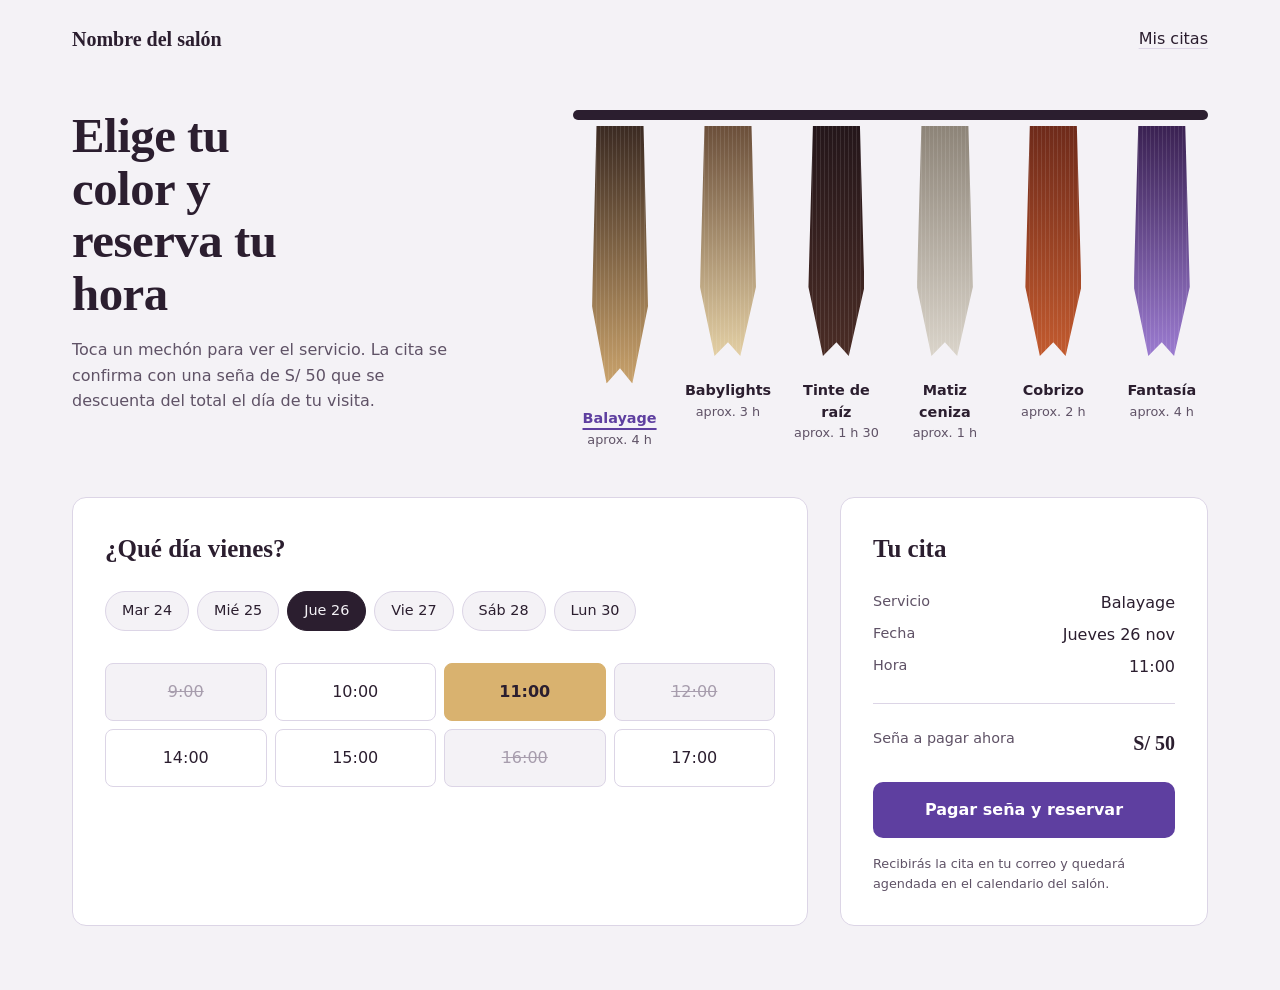
<file: reserva.html>
<!DOCTYPE html>
<html lang="es">
<head>
<meta charset="utf-8">
<meta name="viewport" content="width=device-width, initial-scale=1">
<title>Reserva tu cita</title>
<link rel="stylesheet" href="estilos.css">
</head>
<body>
<header class="barra">
  <a class="marca" href="index.html" style="color:inherit;text-decoration:none">Nombre del salón</a>
  <a class="enlace-citas" href="#">Mis citas</a>
</header>

<section class="portada">
  <div>
    <h1>Elige tu color y reserva tu hora</h1>
    <p>Toca un mechón para ver el servicio. La cita se confirma con una seña de S/ 50 que se descuenta del total el día de tu visita.</p>
  </div>
  <div class="carta">
    <ul class="mechones">
      <li class="mechon"><button aria-pressed="true"><span class="hebra" style="--raiz:#3B2A22;--puntas:#C9A26B"></span><span class="nombre-servicio">Balayage</span><span class="duracion">aprox. 4 h</span></button></li>
      <li class="mechon"><button aria-pressed="false"><span class="hebra" style="--raiz:#6B4F3A;--puntas:#E3CFA4"></span><span class="nombre-servicio">Babylights</span><span class="duracion">aprox. 3 h</span></button></li>
      <li class="mechon"><button aria-pressed="false"><span class="hebra" style="--raiz:#24161A;--puntas:#4A2C25"></span><span class="nombre-servicio">Tinte de raíz</span><span class="duracion">aprox. 1 h 30</span></button></li>
      <li class="mechon"><button aria-pressed="false"><span class="hebra" style="--raiz:#8D8478;--puntas:#DAD4CA"></span><span class="nombre-servicio">Matiz ceniza</span><span class="duracion">aprox. 1 h</span></button></li>
      <li class="mechon"><button aria-pressed="false"><span class="hebra" style="--raiz:#6E2A1A;--puntas:#C25A2E"></span><span class="nombre-servicio">Cobrizo</span><span class="duracion">aprox. 2 h</span></button></li>
      <li class="mechon"><button aria-pressed="false"><span class="hebra" style="--raiz:#3A2152;--puntas:#9B7BD0"></span><span class="nombre-servicio">Fantasía</span><span class="duracion">aprox. 4 h</span></button></li>
    </ul>
  </div>
</section>

<section class="reserva">
  <div class="panel">
    <h2>¿Qué día vienes?</h2>
    <div class="dias">
      <button class="dia">Mar 24</button>
      <button class="dia">Mié 25</button>
      <button class="dia" aria-pressed="true">Jue 26</button>
      <button class="dia">Vie 27</button>
      <button class="dia">Sáb 28</button>
      <button class="dia">Lun 30</button>
    </div>
    <div class="horas">
      <button class="hora" disabled>9:00</button>
      <button class="hora">10:00</button>
      <button class="hora" aria-pressed="true">11:00</button>
      <button class="hora" disabled>12:00</button>
      <button class="hora">14:00</button>
      <button class="hora">15:00</button>
      <button class="hora" disabled>16:00</button>
      <button class="hora">17:00</button>
    </div>
  </div>

  <aside class="panel resumen">
    <h2>Tu cita</h2>
    <dl>
      <dt>Servicio</dt><dd>Balayage</dd>
      <dt>Fecha</dt><dd>Jueves 26 nov</dd>
      <dt>Hora</dt><dd>11:00</dd>
    </dl>
    <dl class="sena">
      <dt>Seña a pagar ahora</dt><dd>S/ 50</dd>
    </dl>
    <button class="boton-principal">Pagar seña y reservar</button>
    <p class="nota">Recibirás la cita en tu correo y quedará agendada en el calendario del salón.</p>
  </aside>
</section>
<script src="efecto-boton.js"></script>
</body>
</html>
</file>
<file: estilos.css>
/* =========================================================
   App de citas · salón de colorista
   Idea central: la "carta de colores" (mechones de muestra)
   es el selector de servicio. Todo lo demás queda sobrio.
   Fuentes (Google Fonts): Gelasio + Fira Sans
   ========================================================= */

:root {
  /* Paleta base */
  --porcelana: #F4F2F6;      /* fondo: frío, no crema */
  --ciruela: #2B1E2F;        /* texto principal */
  --violeta-matiz: #5E3FA0;  /* acción principal (como el matizador violeta) */
  --lila-ceniza: #DCD5E6;    /* bordes, superficies secundarias */
  --caoba: #8C2F39;          /* errores y avisos */
  --rubio-miel: #D9B26F;     /* horario elegido, detalles puntuales */

  /* Derivados */
  --blanco: #FFFFFF;
  --texto-suave: #5F5266;
  --violeta-hover: #4C3185;

  /* Tipografía */
  --f-display: "Gelasio", Georgia, serif;
  --f-ui: "Fira Sans", system-ui, sans-serif;

  /* Escala tipográfica (proporción 1.25 sobre 16px) */
  --t-xs: 0.8rem;
  --t-sm: 0.9rem;
  --t-base: 1rem;
  --t-md: 1.25rem;
  --t-lg: 1.563rem;
  --t-xl: 2.441rem;
  --t-xxl: 3.052rem;

  /* Espaciado (8pt) */
  --e-1: 4px; --e-2: 8px; --e-3: 16px; --e-4: 24px; --e-5: 32px; --e-6: 48px; --e-7: 64px;

  /* Radios según jerarquía */
  --r-chip: 999px;
  --r-panel: 14px;
}

* { box-sizing: border-box; margin: 0; }

body {
  background: var(--porcelana);
  color: var(--ciruela);
  font-family: var(--f-ui);
  font-size: var(--t-base);
  line-height: 1.5;
}

:focus-visible { outline: 3px solid var(--violeta-matiz); outline-offset: 3px; }

/* ---------- Barra superior ---------- */
.barra {
  display: flex; justify-content: space-between; align-items: center;
  max-width: 1200px; margin: 0 auto; padding: var(--e-4) var(--e-5);
}
.marca { font-family: var(--f-display); font-size: var(--t-md); font-weight: 700; }
.enlace-citas { color: var(--ciruela); font-weight: 500; text-decoration-color: var(--lila-ceniza); text-underline-offset: 4px; }

/* ---------- Encabezado + carta de colores ---------- */
.portada {
  max-width: 1200px; margin: 0 auto; padding: var(--e-5) var(--e-5) 0;
  display: grid; grid-template-columns: 5fr 7fr; gap: var(--e-6); align-items: start;
}
.portada h1 {
  font-family: var(--f-display); font-weight: 700;
  font-size: var(--t-xxl); line-height: 1.08; letter-spacing: -0.01em;
  max-width: 11ch;
}
.portada p { margin-top: var(--e-3); color: var(--texto-suave); max-width: 38ch; line-height: 1.6; }

/* Riel del que cuelgan los mechones */
.carta { position: relative; padding-top: var(--e-3); }
.carta::before {
  content: ""; position: absolute; top: 0; left: 0; right: 0; height: 10px;
  background: var(--ciruela); border-radius: var(--r-chip);
}
.mechones { display: grid; grid-template-columns: repeat(6, 1fr); gap: var(--e-3); list-style: none; padding: 0; }
.mechon { display: flex; flex-direction: column; align-items: center; }
.mechon button {
  all: unset; cursor: pointer; display: flex; flex-direction: column; align-items: center; width: 100%;
}
.hebra {
  width: 56px; height: 230px;
  background:
    repeating-linear-gradient(90deg, rgba(255,255,255,.10) 0 1px, transparent 1px 4px),
    linear-gradient(180deg, var(--raiz), var(--puntas));
  clip-path: polygon(8% 0, 92% 0, 100% 70%, 72% 100%, 50% 94%, 26% 100%, 0 70%);
  transition: transform 260ms cubic-bezier(.2,.8,.2,1);
}
.mechon button:hover .hebra { transform: scaleY(1.03); }
.mechon button[aria-pressed="true"] .hebra { transform: scaleY(1.12); }
.hebra { transform-origin: top center; }
.nombre-servicio { margin-top: var(--e-4); font-weight: 600; font-size: var(--t-sm); text-align: center; }
.duracion { font-size: var(--t-xs); color: var(--texto-suave); }
.mechon button[aria-pressed="true"] .nombre-servicio { color: var(--violeta-matiz); text-decoration: underline 2px; text-underline-offset: 5px; margin-top: calc(var(--e-4) + 28px); }

/* ---------- Reserva ---------- */
.reserva {
  max-width: 1200px; margin: var(--e-6) auto var(--e-7); padding: 0 var(--e-5);
  display: grid; grid-template-columns: 8fr 4fr; gap: var(--e-5);
}
.panel { background: var(--blanco); border: 1px solid var(--lila-ceniza); border-radius: var(--r-panel); padding: var(--e-5); }
.panel h2 { font-family: var(--f-display); font-size: var(--t-lg); font-weight: 700; margin-bottom: var(--e-4); }

.dias { display: flex; gap: var(--e-2); flex-wrap: wrap; margin-bottom: var(--e-5); }
.dia {
  font: inherit; font-size: var(--t-sm); cursor: pointer;
  padding: var(--e-2) var(--e-3); border-radius: var(--r-chip);
  border: 1px solid var(--lila-ceniza); background: var(--porcelana); color: var(--ciruela);
}
.dia[aria-pressed="true"] { background: var(--ciruela); color: var(--porcelana); border-color: var(--ciruela); }

.horas { display: grid; grid-template-columns: repeat(4, 1fr); gap: var(--e-2); }
.hora {
  font: inherit; font-variant-numeric: tabular-nums; cursor: pointer;
  padding: var(--e-3) 0; border-radius: 8px;
  border: 1px solid var(--lila-ceniza); background: var(--blanco); color: var(--ciruela);
}
.hora:disabled { color: #A79DAD; background: var(--porcelana); text-decoration: line-through; cursor: not-allowed; }
.hora[aria-pressed="true"] { background: var(--rubio-miel); border-color: var(--rubio-miel); font-weight: 600; }

.resumen dl { display: grid; grid-template-columns: auto 1fr; gap: var(--e-2) var(--e-4); }
.resumen dt { color: var(--texto-suave); font-size: var(--t-sm); }
.resumen dd { font-weight: 500; text-align: right; }
.sena { margin-top: var(--e-4); padding-top: var(--e-4); border-top: 1px solid var(--lila-ceniza); }
.sena dd { font-family: var(--f-display); font-size: var(--t-md); font-weight: 700; }
.nota { font-size: var(--t-xs); color: var(--texto-suave); margin-top: var(--e-3); line-height: 1.5; }

.boton-principal {
  display: block; width: 100%; margin-top: var(--e-4);
  font: inherit; font-weight: 600; cursor: pointer;
  padding: var(--e-3); border: 0; border-radius: 10px;
  background: var(--violeta-matiz); color: var(--blanco);
}
.boton-principal:hover { background: var(--violeta-hover); }

.error { color: var(--caoba); font-size: var(--t-sm); margin-top: var(--e-2); }

/* ---------- Móvil ---------- */
@media (max-width: 860px) {
  .portada, .reserva { grid-template-columns: 1fr; padding-left: var(--e-3); padding-right: var(--e-3); }
  .portada h1 { font-size: var(--t-xl); }
  .mechones { grid-template-columns: repeat(6, 64px); overflow-x: auto; padding-bottom: var(--e-3); }
  .hebra { width: 44px; height: 170px; }
  .horas { grid-template-columns: repeat(3, 1fr); }
}

@media (prefers-reduced-motion: reduce) {
  .hebra { transition: none; }
}

/* Evita que la fila de mechones ensanche la página en móvil */
.portada > *, .reserva > * { min-width: 0; }

/* ---------- Efecto del botón de pago (adaptado del "Button effect" de Figma) ----------
   En vez de 108 cursores girando sin parar, al hacer clic salen una sola vez
   12 hebras de color desde el centro del botón, apuntando hacia afuera. */
.boton-principal { position: relative; overflow: visible; transition: background 160ms, transform 120ms; }
.boton-principal:active { transform: scale(0.97); }
.hebra-chispa {
  position: absolute; left: 50%; top: 50%;
  width: 6px; height: 18px; border-radius: 999px;
  pointer-events: none;
  background: var(--color);
  transform: translate(-50%, -50%) rotate(var(--giro));
  animation: salir 650ms cubic-bezier(.15,.8,.25,1) forwards;
}
@keyframes salir {
  0%   { opacity: 0; transform: translate(-50%, -50%) rotate(var(--giro)) scale(.4); }
  20%  { opacity: 1; }
  100% { opacity: 0; transform: translate(calc(-50% + var(--dx)), calc(-50% + var(--dy))) rotate(var(--giro)) scale(1); }
}
@media (prefers-reduced-motion: reduce) {
  .hebra-chispa { display: none; }
  .boton-principal:active { transform: none; }
}
</file>
